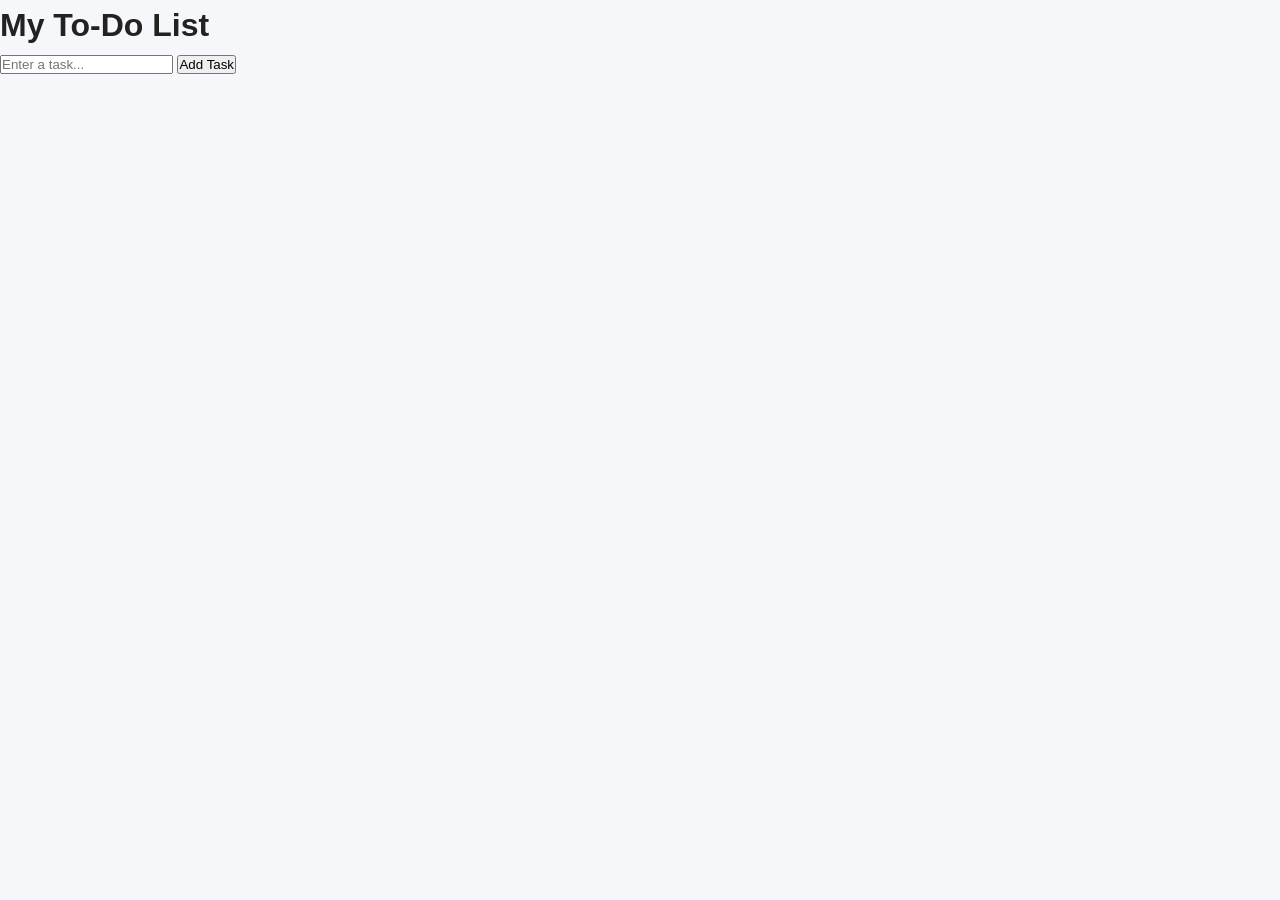
<file: index.html>
<!DOCTYPE html>
<html lang="en">
<head>
    <meta charset="UTF-8">
    <meta name="viewport" content="width=device-width, initial-scale=1.0">
    <title>My To-Do List</title>

    <link rel="stylesheet" href="style.css">
</head>

<body>

    <div class="todo-container">

        <h1>My To-Do List</h1>

        <div class="input-section">
            <input 
                type="text" 
                id="taskInput" 
                placeholder="Enter a task..."
            >

            <button id="addTaskBtn">Add Task</button>
        </div>

        <ul id="taskList"></ul>

    </div>

    <script src="script.js"></script>

</body>
</html>
</file>
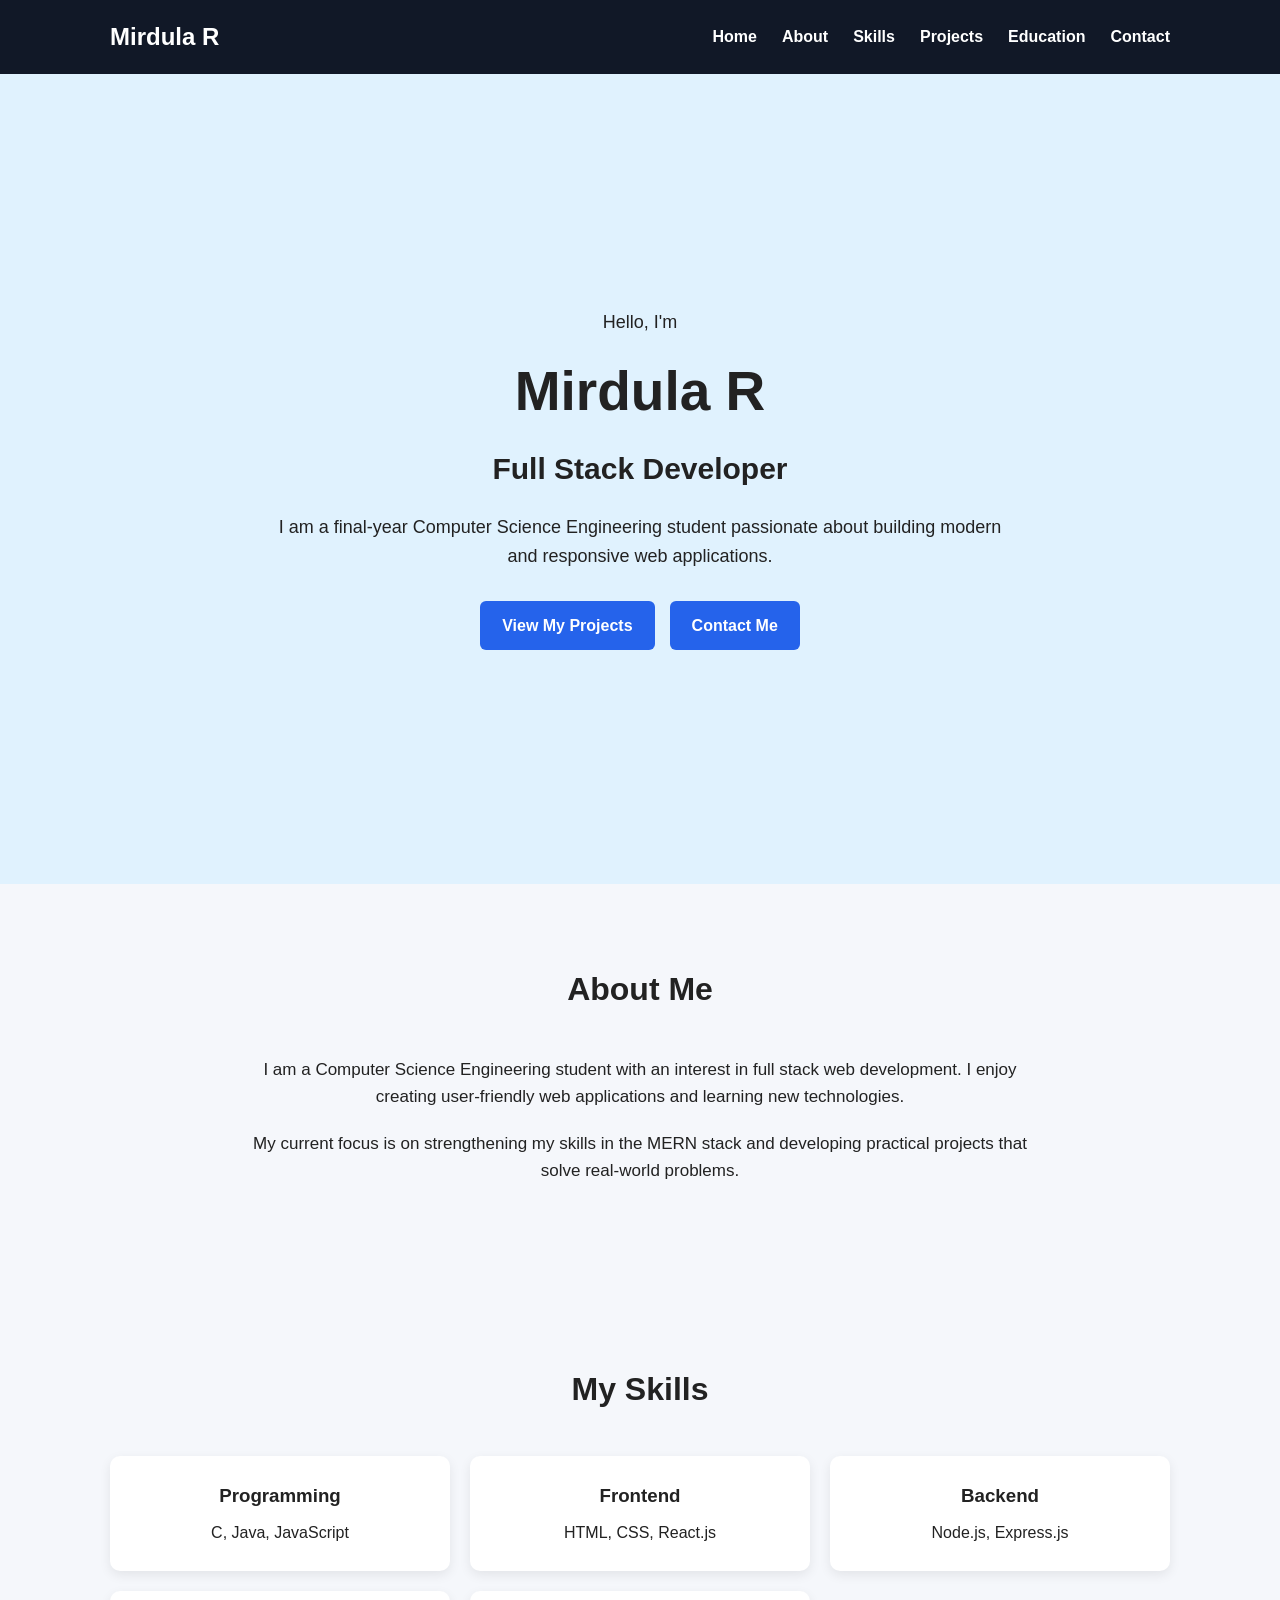
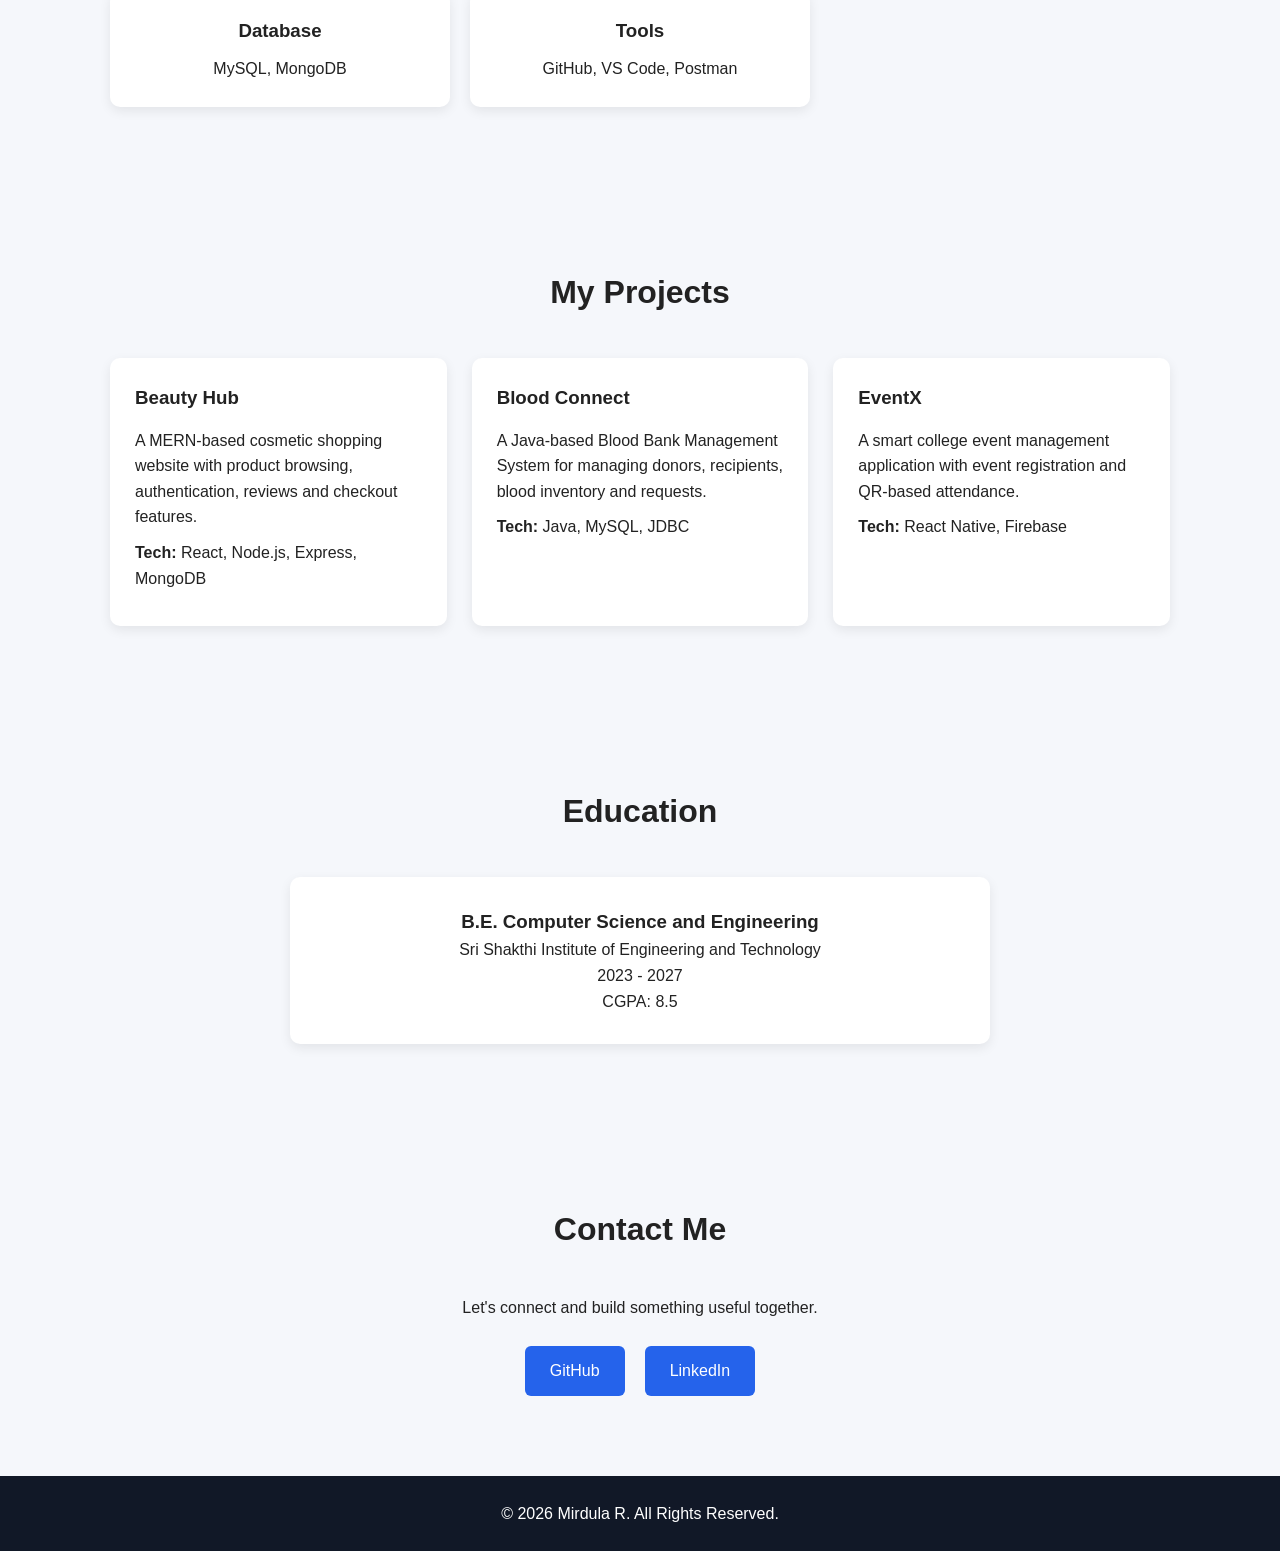
<file: Task-1-Portfolio/index.html>
<!DOCTYPE html>
<html lang="en">
<head>
    <meta charset="UTF-8">
    <meta name="viewport" content="width=device-width, initial-scale=1.0">
    <meta name="description" content="Mirdula R - Full Stack Developer Portfolio">
    <title>Mirdula R | Full Stack Developer</title>
    <link rel="stylesheet" href="style.css">
</head>

<body>

    <!-- Navigation -->
    <header>
        <nav>
            <h2 class="logo">Mirdula R</h2>

            <ul class="nav-links">
                <li><a href="#home">Home</a></li>
                <li><a href="#about">About</a></li>
                <li><a href="#skills">Skills</a></li>
                <li><a href="#projects">Projects</a></li>
                <li><a href="#education">Education</a></li>
                <li><a href="#contact">Contact</a></li>
            </ul>
        </nav>
    </header>

    <main>

        <!-- Home -->
        <section id="home" class="hero">
            <div class="hero-content">
                <p class="intro">Hello, I'm</p>
                <h1>Mirdula R</h1>
                <h2>Full Stack Developer</h2>

                <p>
                    I am a final-year Computer Science Engineering student
                    passionate about building modern and responsive web applications.
                </p>

                <div class="hero-buttons">
                    <a href="#projects">View My Projects</a>
                    <a href="#contact">Contact Me</a>
                </div>
            </div>
        </section>

        <!-- About -->
        <section id="about">
            <h2>About Me</h2>

            <div class="about-content">
                <p>
                    I am a Computer Science Engineering student with an interest
                    in full stack web development. I enjoy creating user-friendly
                    web applications and learning new technologies.
                </p>

                <p>
                    My current focus is on strengthening my skills in the MERN
                    stack and developing practical projects that solve real-world
                    problems.
                </p>
            </div>
        </section>

        <!-- Skills -->
        <section id="skills">
            <h2>My Skills</h2>

            <div class="skills-grid">
                <div class="skill-card">
                    <h3>Programming</h3>
                    <p>C, Java, JavaScript</p>
                </div>

                <div class="skill-card">
                    <h3>Frontend</h3>
                    <p>HTML, CSS, React.js</p>
                </div>

                <div class="skill-card">
                    <h3>Backend</h3>
                    <p>Node.js, Express.js</p>
                </div>

                <div class="skill-card">
                    <h3>Database</h3>
                    <p>MySQL, MongoDB</p>
                </div>

                <div class="skill-card">
                    <h3>Tools</h3>
                    <p>GitHub, VS Code, Postman</p>
                </div>
            </div>
        </section>

        <!-- Projects -->
        <section id="projects">
            <h2>My Projects</h2>

            <div class="projects-grid">

                <article class="project-card">
                    <h3>Beauty Hub</h3>
                    <p>
                        A MERN-based cosmetic shopping website with product
                        browsing, authentication, reviews and checkout features.
                    </p>
                    <p><strong>Tech:</strong> React, Node.js, Express, MongoDB</p>
                </article>

                <article class="project-card">
                    <h3>Blood Connect</h3>
                    <p>
                        A Java-based Blood Bank Management System for managing
                        donors, recipients, blood inventory and requests.
                    </p>
                    <p><strong>Tech:</strong> Java, MySQL, JDBC</p>
                </article>

                <article class="project-card">
                    <h3>EventX</h3>
                    <p>
                        A smart college event management application with event
                        registration and QR-based attendance.
                    </p>
                    <p><strong>Tech:</strong> React Native, Firebase</p>
                </article>

            </div>
        </section>

        <!-- Education -->
        <section id="education">
            <h2>Education</h2>

            <div class="education-card">
                <h3>B.E. Computer Science and Engineering</h3>
                <p>Sri Shakthi Institute of Engineering and Technology</p>
                <p>2023 - 2027</p>
                <p>CGPA: 8.5</p>
            </div>
        </section>

        <!-- Contact -->
        <section id="contact">
            <h2>Contact Me</h2>

            <div class="contact-content">
                <p>Let's connect and build something useful together.</p>

                <div class="social-links">
                    <a href="https://github.com/Mirdula12" target="_blank">
                        GitHub
                    </a>

                    <a href="https://www.linkedin.com/in/mirdula-r-336005301/" target="_blank">
                        LinkedIn
                    </a>
                </div>
            </div>
        </section>

    </main>

    <!-- Footer -->
    <footer>
        <p>&copy; 2026 Mirdula R. All Rights Reserved.</p>
    </footer>

    <script src="script.js"></script>

</body>
</html>
</file>
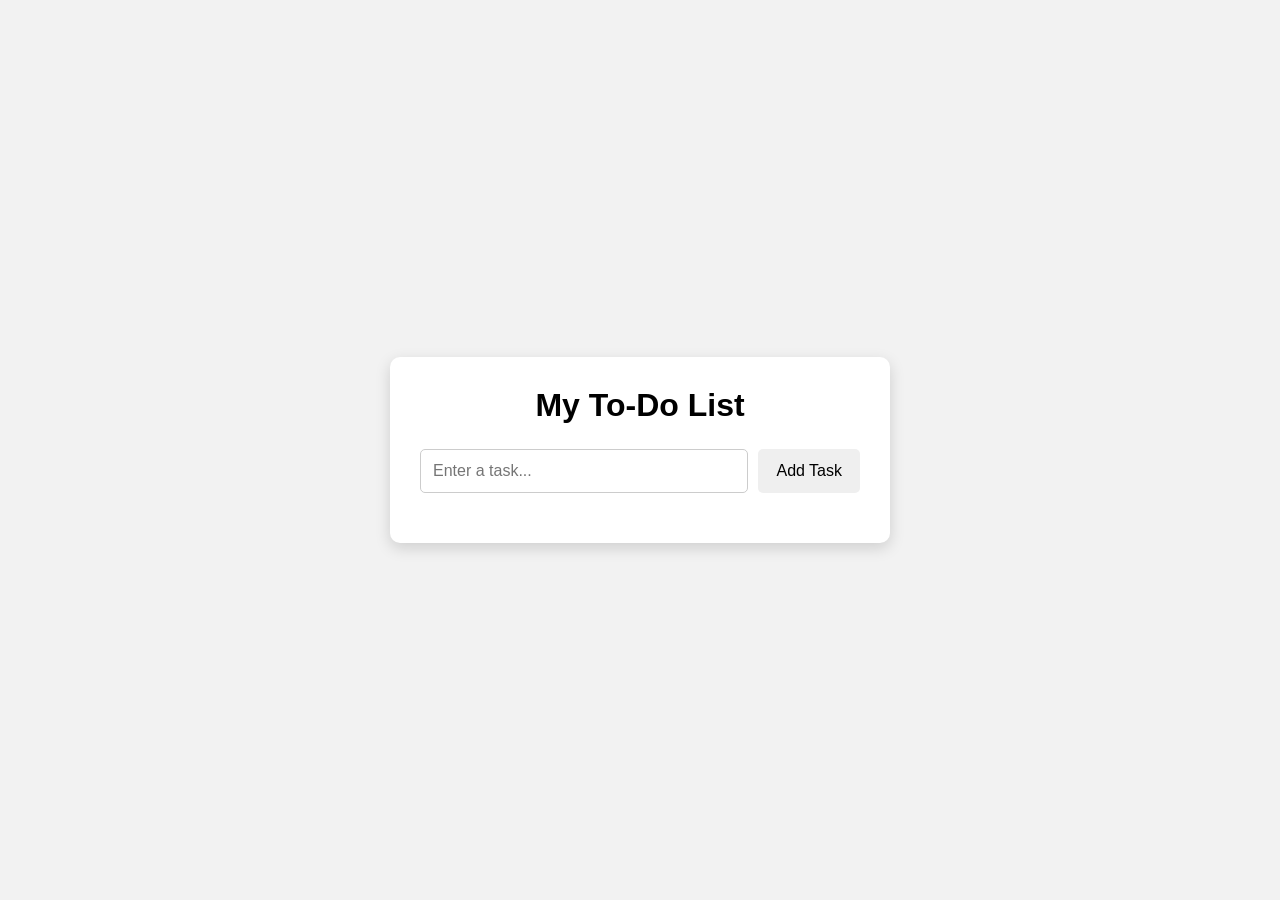
<file: Task-2-Todo/index.html>
<!DOCTYPE html>
<html lang="en">
<head>
    <meta charset="UTF-8">
    <meta name="viewport" content="width=device-width, initial-scale=1.0">
    <title>My To-Do List</title>

    <link rel="stylesheet" href="style.css">
</head>

<body>

    <div class="todo-container">

        <h1>My To-Do List</h1>

        <div class="input-section">
            <input 
                type="text" 
                id="taskInput" 
                placeholder="Enter a task..."
            >

            <button id="addTaskBtn">Add Task</button>
        </div>

        <ul id="taskList"></ul>

    </div>

    <script src="script.js"></script>

</body>
</html>
</file>
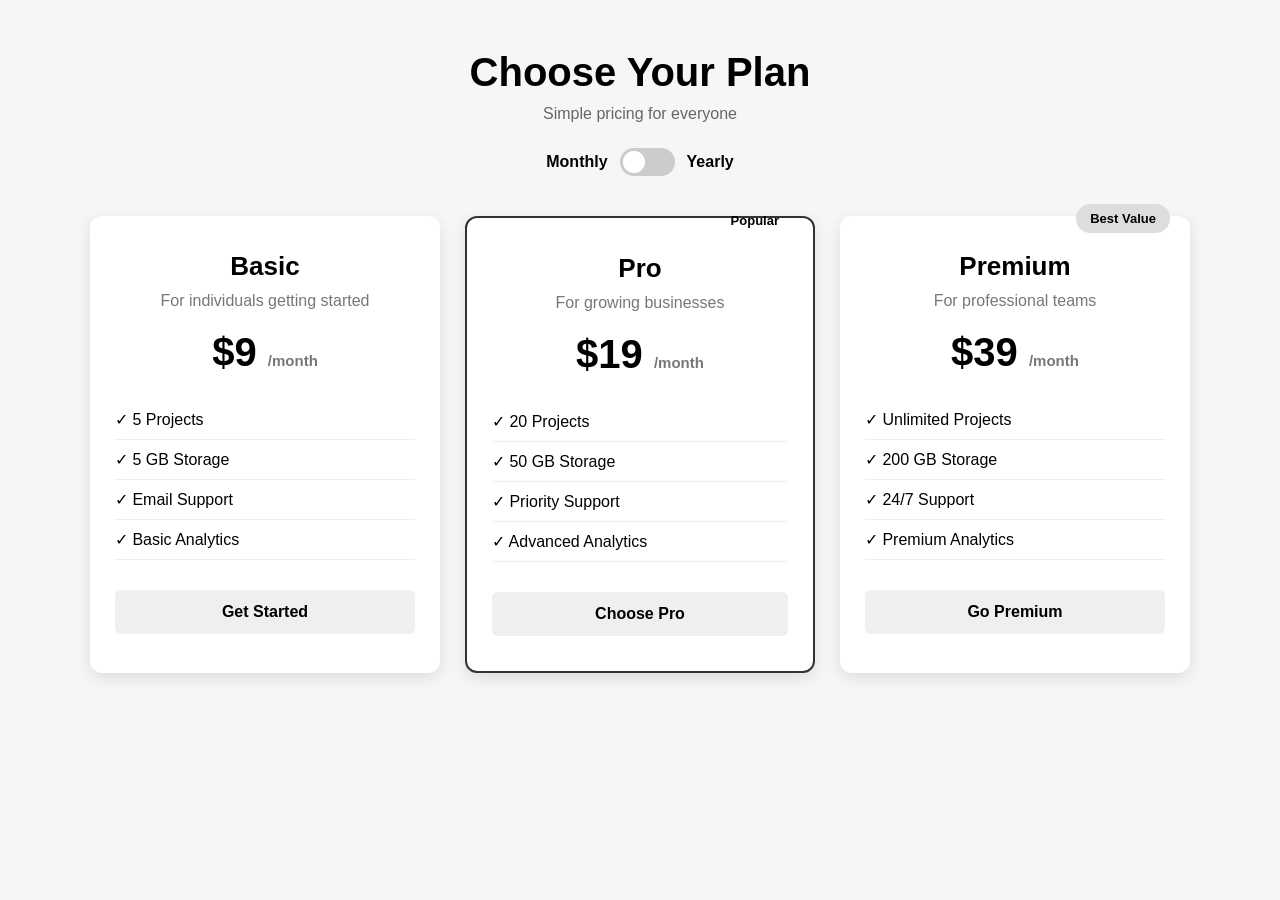
<file: Task-3-Pricing-Cards/index.html>
<!DOCTYPE html>
<html lang="en">
<head>
    <meta charset="UTF-8">
    <meta name="viewport" content="width=device-width, initial-scale=1.0">
    <title>SaaS Pricing Plans</title>
    <link rel="stylesheet" href="style.css">
</head>

<body>

    <div class="container">

        <h1>Choose Your Plan</h1>
        <p class="subtitle">Simple pricing for everyone</p>

        <!-- Billing Toggle -->
        <div class="billing-toggle">
            <span>Monthly</span>

            <label class="switch">
                <input type="checkbox" id="billingToggle">
                <span class="slider"></span>
            </label>

            <span>Yearly</span>
        </div>

        <!-- Pricing Cards -->
        <div class="pricing-container">

            <!-- Basic -->
            <div class="pricing-card">
                <h2>Basic</h2>
                <p class="description">For individuals getting started</p>

                <h3>
                    $<span class="price" data-monthly="9" data-yearly="90">9</span>
                    <span class="period">/month</span>
                </h3>

                <ul>
                    <li>✓ 5 Projects</li>
                    <li>✓ 5 GB Storage</li>
                    <li>✓ Email Support</li>
                    <li>✓ Basic Analytics</li>
                </ul>

                <button>Get Started</button>
            </div>

            <!-- Pro -->
            <div class="pricing-card popular">

                <div class="badge">Popular</div>

                <h2>Pro</h2>
                <p class="description">For growing businesses</p>

                <h3>
                    $<span class="price" data-monthly="19" data-yearly="190">19</span>
                    <span class="period">/month</span>
                </h3>

                <ul>
                    <li>✓ 20 Projects</li>
                    <li>✓ 50 GB Storage</li>
                    <li>✓ Priority Support</li>
                    <li>✓ Advanced Analytics</li>
                </ul>

                <button>Choose Pro</button>
            </div>

            <!-- Premium -->
            <div class="pricing-card">

                <div class="badge best-value">Best Value</div>

                <h2>Premium</h2>
                <p class="description">For professional teams</p>

                <h3>
                    $<span class="price" data-monthly="39" data-yearly="390">39</span>
                    <span class="period">/month</span>
                </h3>

                <ul>
                    <li>✓ Unlimited Projects</li>
                    <li>✓ 200 GB Storage</li>
                    <li>✓ 24/7 Support</li>
                    <li>✓ Premium Analytics</li>
                </ul>

                <button>Go Premium</button>
            </div>

        </div>

    </div>

    <script src="script.js"></script>

</body>
</html>
</file>
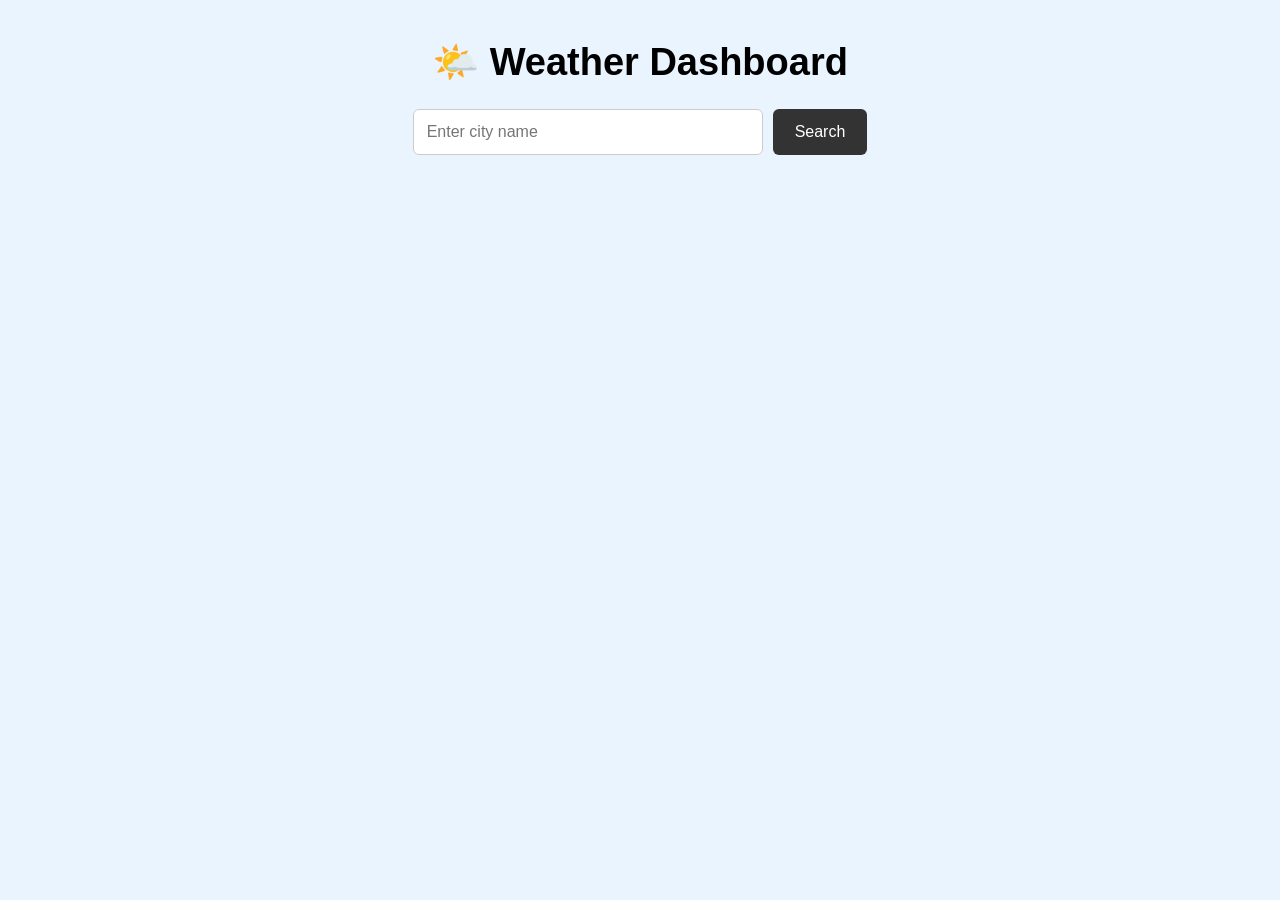
<file: Task-4-Weather-Dashboard/index.html>
<!DOCTYPE html>
<html lang="en">
<head>
    <meta charset="UTF-8">
    <meta name="viewport" content="width=device-width, initial-scale=1.0">
    <title>Weather Dashboard</title>

    <link rel="stylesheet" href="style.css">
</head>

<body>

    <div class="weather-container">

        <h1>🌤️ Weather Dashboard</h1>

        <div class="search-box">
            <input
                type="text"
                id="cityInput"
                placeholder="Enter city name"
            >

            <button id="searchBtn">Search</button>
        </div>

        <p id="errorMessage"></p>

        <div id="weatherResult" class="weather-result"></div>

        <div id="forecast" class="forecast"></div>

    </div>

    <script src="script.js"></script>

</body>
</html>
</file>
<file: style.css>
* {
    margin: 0;
    padding: 0;
    box-sizing: border-box;
}

html {
    scroll-behavior: smooth;
}

body {
    font-family: Arial, sans-serif;
    line-height: 1.6;
    background: #f5f7fb;
    color: #222;
}

/* Navigation */

header {
    background: #111827;
    position: sticky;
    top: 0;
    z-index: 1000;
}

nav {
    max-width: 1100px;
    margin: auto;
    padding: 18px 20px;
    display: flex;
    justify-content: space-between;
    align-items: center;
}

.logo {
    color: white;
}

.nav-links {
    list-style: none;
    display: flex;
    gap: 25px;
}

.nav-links a {
    color: white;
    text-decoration: none;
    font-weight: bold;
}

.nav-links a:hover {
    color: #60a5fa;
}

/* Common Section */

section {
    max-width: 1100px;
    margin: auto;
    padding: 80px 20px;
}

section > h2 {
    text-align: center;
    font-size: 32px;
    margin-bottom: 40px;
}

/* Hero */

.hero {
    max-width: none;
    min-height: 90vh;
    display: flex;
    justify-content: center;
    align-items: center;
    text-align: center;
    padding: 40px 20px;
    background: #e0f2fe;
}

.hero-content {
    max-width: 750px;
}

.intro {
    font-size: 20px;
    margin-bottom: 10px;
}

.hero h1 {
    font-size: 55px;
    margin-bottom: 10px;
}

.hero h2 {
    font-size: 30px;
    margin-bottom: 20px;
}

.hero-content > p {
    font-size: 18px;
}

.hero-buttons {
    margin-top: 30px;
    display: flex;
    justify-content: center;
    gap: 15px;
    flex-wrap: wrap;
}

.hero-buttons a {
    text-decoration: none;
    padding: 12px 22px;
    border-radius: 6px;
    background: #2563eb;
    color: white;
    font-weight: bold;
}

.hero-buttons a:hover {
    background: #1d4ed8;
}

/* About */

.about-content {
    max-width: 800px;
    margin: auto;
    text-align: center;
}

.about-content p {
    margin-bottom: 20px;
    font-size: 17px;
}

/* Skills */

.skills-grid {
    display: grid;
    grid-template-columns: repeat(3, 1fr);
    gap: 20px;
}

.skill-card {
    background: white;
    padding: 25px;
    text-align: center;
    border-radius: 10px;
    box-shadow: 0 4px 12px rgba(0, 0, 0, 0.08);
}

.skill-card h3 {
    margin-bottom: 10px;
}

/* Projects */

.projects-grid {
    display: grid;
    grid-template-columns: repeat(3, 1fr);
    gap: 25px;
}

.project-card {
    background: white;
    padding: 25px;
    border-radius: 10px;
    box-shadow: 0 4px 12px rgba(0, 0, 0, 0.08);
}

.project-card h3 {
    margin-bottom: 15px;
}

.project-card p {
    margin-bottom: 10px;
}

/* Education */

.education-card {
    max-width: 700px;
    margin: auto;
    padding: 30px;
    text-align: center;
    background: white;
    border-radius: 10px;
    box-shadow: 0 4px 12px rgba(0, 0, 0, 0.08);
}

/* Contact */

.contact-content {
    text-align: center;
}

.social-links {
    margin-top: 25px;
    display: flex;
    justify-content: center;
    gap: 20px;
}

.social-links a {
    text-decoration: none;
    background: #2563eb;
    color: white;
    padding: 12px 25px;
    border-radius: 6px;
}

.social-links a:hover {
    background: #1d4ed8;
}

/* Footer */

footer {
    text-align: center;
    padding: 25px;
    background: #111827;
    color: white;
}

/* Responsive Design */

@media (max-width: 768px) {

    nav {
        flex-direction: column;
        gap: 15px;
    }

    .nav-links {
        gap: 12px;
        flex-wrap: wrap;
        justify-content: center;
    }

    .hero h1 {
        font-size: 40px;
    }

    .hero h2 {
        font-size: 24px;
    }

    .skills-grid,
    .projects-grid {
        grid-template-columns: 1fr;
    }
}

@media (max-width: 480px) {

    .nav-links {
        font-size: 14px;
        gap: 8px;
    }

    section {
        padding: 60px 15px;
    }

    .hero h1 {
        font-size: 34px;
    }

    section > h2 {
        font-size: 27px;
    }
}
</file>
<file: Task-1-Portfolio/style.css>
* {
    margin: 0;
    padding: 0;
    box-sizing: border-box;
}

html {
    scroll-behavior: smooth;
}

body {
    font-family: Arial, sans-serif;
    line-height: 1.6;
    background: #f5f7fb;
    color: #222;
}

/* Navigation */

header {
    background: #111827;
    position: sticky;
    top: 0;
    z-index: 1000;
}

nav {
    max-width: 1100px;
    margin: auto;
    padding: 18px 20px;
    display: flex;
    justify-content: space-between;
    align-items: center;
}

.logo {
    color: white;
}

.nav-links {
    list-style: none;
    display: flex;
    gap: 25px;
}

.nav-links a {
    color: white;
    text-decoration: none;
    font-weight: bold;
}

.nav-links a:hover {
    color: #60a5fa;
}

/* Common Section */

section {
    max-width: 1100px;
    margin: auto;
    padding: 80px 20px;
}

section > h2 {
    text-align: center;
    font-size: 32px;
    margin-bottom: 40px;
}

/* Hero */

.hero {
    max-width: none;
    min-height: 90vh;
    display: flex;
    justify-content: center;
    align-items: center;
    text-align: center;
    padding: 40px 20px;
    background: #e0f2fe;
}

.hero-content {
    max-width: 750px;
}

.intro {
    font-size: 20px;
    margin-bottom: 10px;
}

.hero h1 {
    font-size: 55px;
    margin-bottom: 10px;
}

.hero h2 {
    font-size: 30px;
    margin-bottom: 20px;
}

.hero-content > p {
    font-size: 18px;
}

.hero-buttons {
    margin-top: 30px;
    display: flex;
    justify-content: center;
    gap: 15px;
    flex-wrap: wrap;
}

.hero-buttons a {
    text-decoration: none;
    padding: 12px 22px;
    border-radius: 6px;
    background: #2563eb;
    color: white;
    font-weight: bold;
}

.hero-buttons a:hover {
    background: #1d4ed8;
}

/* About */

.about-content {
    max-width: 800px;
    margin: auto;
    text-align: center;
}

.about-content p {
    margin-bottom: 20px;
    font-size: 17px;
}

/* Skills */

.skills-grid {
    display: grid;
    grid-template-columns: repeat(3, 1fr);
    gap: 20px;
}

.skill-card {
    background: white;
    padding: 25px;
    text-align: center;
    border-radius: 10px;
    box-shadow: 0 4px 12px rgba(0, 0, 0, 0.08);
}

.skill-card h3 {
    margin-bottom: 10px;
}

/* Projects */

.projects-grid {
    display: grid;
    grid-template-columns: repeat(3, 1fr);
    gap: 25px;
}

.project-card {
    background: white;
    padding: 25px;
    border-radius: 10px;
    box-shadow: 0 4px 12px rgba(0, 0, 0, 0.08);
}

.project-card h3 {
    margin-bottom: 15px;
}

.project-card p {
    margin-bottom: 10px;
}

/* Education */

.education-card {
    max-width: 700px;
    margin: auto;
    padding: 30px;
    text-align: center;
    background: white;
    border-radius: 10px;
    box-shadow: 0 4px 12px rgba(0, 0, 0, 0.08);
}

/* Contact */

.contact-content {
    text-align: center;
}

.social-links {
    margin-top: 25px;
    display: flex;
    justify-content: center;
    gap: 20px;
}

.social-links a {
    text-decoration: none;
    background: #2563eb;
    color: white;
    padding: 12px 25px;
    border-radius: 6px;
}

.social-links a:hover {
    background: #1d4ed8;
}

/* Footer */

footer {
    text-align: center;
    padding: 25px;
    background: #111827;
    color: white;
}

/* Responsive Design */

@media (max-width: 768px) {

    nav {
        flex-direction: column;
        gap: 15px;
    }

    .nav-links {
        gap: 12px;
        flex-wrap: wrap;
        justify-content: center;
    }

    .hero h1 {
        font-size: 40px;
    }

    .hero h2 {
        font-size: 24px;
    }

    .skills-grid,
    .projects-grid {
        grid-template-columns: 1fr;
    }
}

@media (max-width: 480px) {

    .nav-links {
        font-size: 14px;
        gap: 8px;
    }

    section {
        padding: 60px 15px;
    }

    .hero h1 {
        font-size: 34px;
    }

    section > h2 {
        font-size: 27px;
    }
}
</file>
<file: Task-2-Todo/style.css>
* {
    margin: 0;
    padding: 0;
    box-sizing: border-box;
}

body {
    font-family: Arial, sans-serif;
    background: #f2f2f2;
    min-height: 100vh;
    display: flex;
    justify-content: center;
    align-items: center;
}

.todo-container {
    background: white;
    width: 90%;
    max-width: 500px;
    padding: 30px;
    border-radius: 10px;
    box-shadow: 0 5px 15px rgba(0, 0, 0, 0.15);
}

h1 {
    text-align: center;
    margin-bottom: 25px;
}

.input-section {
    display: flex;
    gap: 10px;
}

#taskInput {
    flex: 1;
    padding: 12px;
    border: 1px solid #ccc;
    border-radius: 5px;
    font-size: 16px;
}

#addTaskBtn {
    padding: 12px 18px;
    border: none;
    border-radius: 5px;
    cursor: pointer;
    font-size: 16px;
}

#taskList {
    list-style: none;
    margin-top: 20px;
}

#taskList li {
    display: flex;
    justify-content: space-between;
    align-items: center;
    padding: 12px;
    margin-bottom: 10px;
    background: #f5f5f5;
    border-radius: 5px;
}

.delete-btn {
    border: none;
    padding: 6px 10px;
    cursor: pointer;
    border-radius: 4px;
}

.completed {
    text-decoration: line-through;
    opacity: 0.6;
}

@media (max-width: 500px) {
    .input-section {
        flex-direction: column;
    }
}
</file>
<file: Task-3-Pricing-Cards/style.css>
* {
    margin: 0;
    padding: 0;
    box-sizing: border-box;
}

body {
    font-family: Arial, sans-serif;
    background: #f4f6f8;
    min-height: 100vh;
    padding: 50px 20px;
}

.container {
    max-width: 1100px;
    margin: auto;
    text-align: center;
}

h1 {
    font-size: 40px;
    margin-bottom: 10px;
}

.subtitle {
    color: #666;
    margin-bottom: 25px;
}

.billing-toggle {
    display: flex;
    justify-content: center;
    align-items: center;
    gap: 12px;
    margin-bottom: 40px;
    font-weight: bold;
}

.switch {
    position: relative;
    width: 55px;
    height: 28px;
}

.switch input {
    display: none;
}

.slider {
    position: absolute;
    inset: 0;
    background: #ccc;
    border-radius: 30px;
    cursor: pointer;
    transition: 0.3s;
}

.slider::before {
    content: "";
    position: absolute;
    width: 22px;
    height: 22px;
    left: 3px;
    top: 3px;
    background: white;
    border-radius: 50%;
    transition: 0.3s;
}

.switch input:checked + .slider {
    background: #333;
}

.switch input:checked + .slider::before {
    transform: translateX(27px);
}

.pricing-container {
    display: grid;
    grid-template-columns: repeat(3, 1fr);
    gap: 25px;
}

.pricing-card {
    position: relative;
    background: white;
    padding: 35px 25px;
    border-radius: 12px;
    box-shadow: 0 5px 15px rgba(0, 0, 0, 0.1);
    transition: transform 0.3s, box-shadow 0.3s;
}

.pricing-card:hover {
    transform: translateY(-10px);
    box-shadow: 0 15px 30px rgba(0, 0, 0, 0.18);
}

.pricing-card h2 {
    font-size: 26px;
    margin-bottom: 10px;
}

.description {
    color: #777;
    margin-bottom: 20px;
}

.pricing-card h3 {
    font-size: 40px;
    margin-bottom: 25px;
}

.period {
    font-size: 15px;
    color: #777;
}

.pricing-card ul {
    list-style: none;
    text-align: left;
    margin-bottom: 30px;
}

.pricing-card li {
    padding: 10px 0;
    border-bottom: 1px solid #eee;
}

.pricing-card button {
    width: 100%;
    padding: 13px;
    border: none;
    border-radius: 6px;
    cursor: pointer;
    font-size: 16px;
    font-weight: bold;
    transition: transform 0.2s;
}

.pricing-card button:hover {
    transform: scale(1.03);
}

.badge {
    position: absolute;
    top: -12px;
    right: 20px;
    padding: 7px 14px;
    border-radius: 20px;
    font-size: 13px;
    font-weight: bold;
}

.best-value {
    background: #ddd;
}

.popular {
    border: 2px solid #333;
}

@media (max-width: 800px) {
    .pricing-container {
        grid-template-columns: 1fr;
        max-width: 450px;
        margin: auto;
    }
}

@media (max-width: 500px) {
    body {
        padding: 30px 15px;
    }

    h1 {
        font-size: 32px;
    }
}
</file>
<file: Task-4-Weather-Dashboard/style.css>
* {
    margin: 0;
    padding: 0;
    box-sizing: border-box;
}

body {
    font-family: Arial, sans-serif;
    background: #eaf4ff;
    min-height: 100vh;
    padding: 40px 20px;
}

.weather-container {
    max-width: 1000px;
    margin: auto;
    text-align: center;
}

h1 {
    margin-bottom: 25px;
    font-size: 38px;
}

.search-box {
    display: flex;
    justify-content: center;
    gap: 10px;
    margin-bottom: 20px;
}

#cityInput {
    width: 350px;
    padding: 13px;
    border: 1px solid #ccc;
    border-radius: 6px;
    font-size: 16px;
}

#searchBtn {
    padding: 13px 22px;
    border: none;
    border-radius: 6px;
    cursor: pointer;
    font-size: 16px;
    background: #333;
    color: white;
}

#searchBtn:hover {
    transform: scale(1.03);
}

#errorMessage {
    color: #d00;
    margin: 15px;
    font-weight: bold;
}

.weather-result {
    margin: 25px auto;
    max-width: 450px;
}

.current-weather {
    background: white;
    padding: 30px;
    border-radius: 12px;
    box-shadow: 0 5px 15px rgba(0, 0, 0, 0.1);
}

.current-weather img {
    width: 100px;
}

.current-weather h2 {
    margin-bottom: 10px;
}

.temperature {
    font-size: 42px;
    font-weight: bold;
    margin: 15px 0;
}

.forecast {
    display: grid;
    grid-template-columns: repeat(5, 1fr);
    gap: 15px;
    margin-top: 30px;
}

.forecast-card {
    background: white;
    padding: 20px 10px;
    border-radius: 10px;
    box-shadow: 0 5px 12px rgba(0, 0, 0, 0.1);
}

.forecast-card img {
    width: 60px;
}

.forecast-card h3 {
    font-size: 16px;
    margin-bottom: 8px;
}

.forecast-card p {
    margin: 5px 0;
}

@media (max-width: 700px) {
    .forecast {
        grid-template-columns: repeat(2, 1fr);
    }

    #cityInput {
        width: 70%;
    }
}

@media (max-width: 450px) {
    .search-box {
        flex-direction: column;
        align-items: center;
    }

    #cityInput {
        width: 100%;
    }

    #searchBtn {
        width: 100%;
    }

    .forecast {
        grid-template-columns: 1fr;
    }
}
</file>
